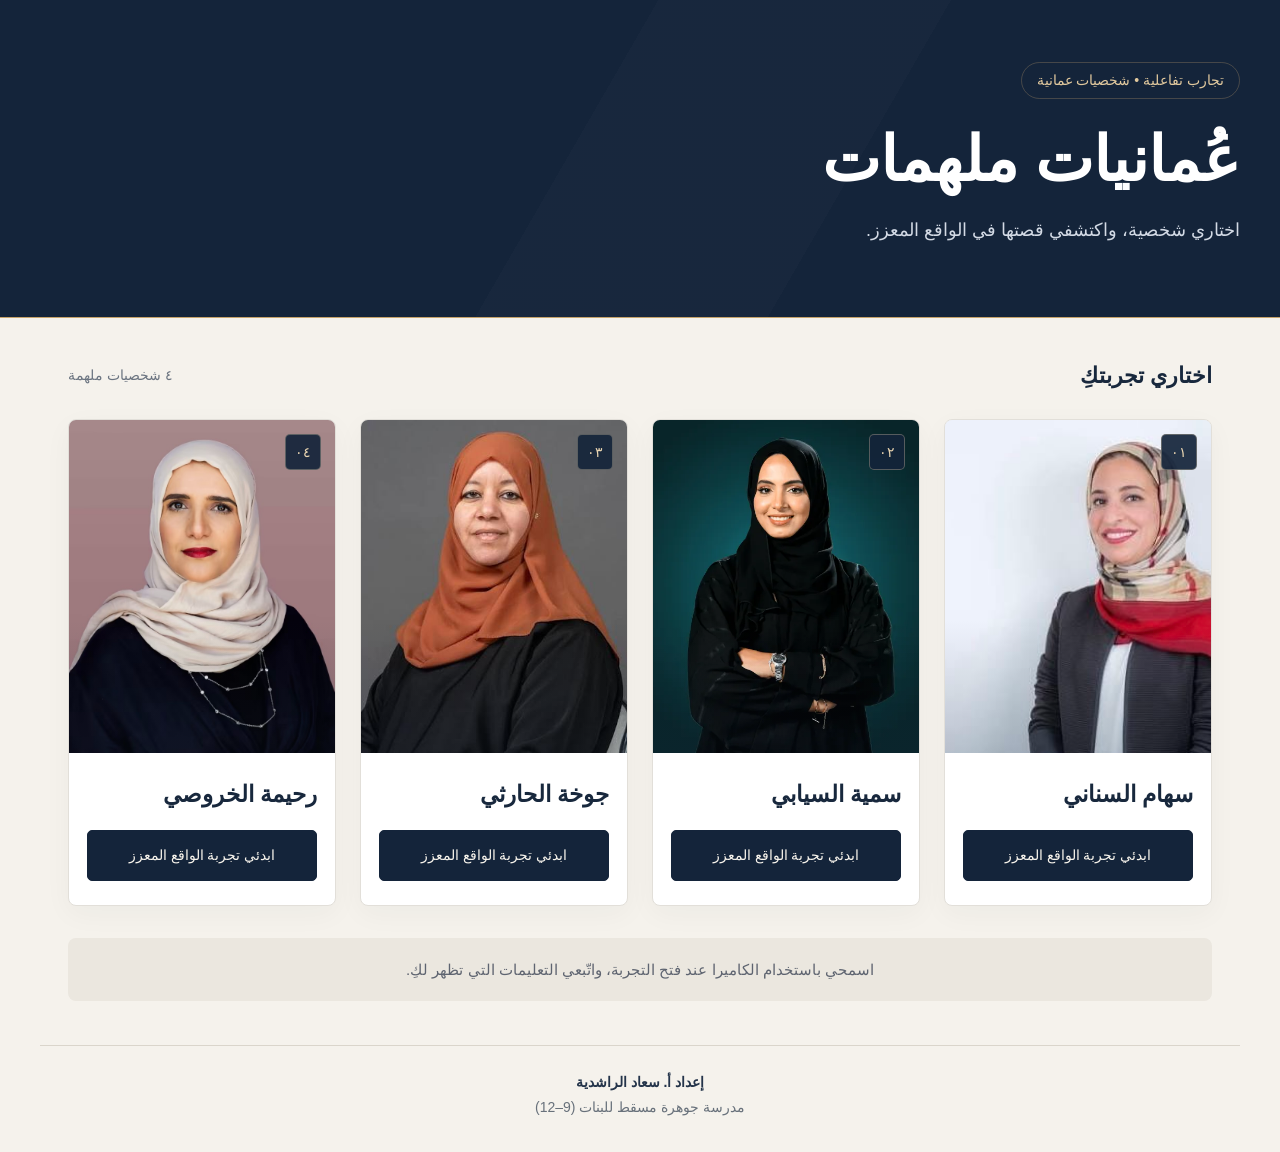
<file: index.html>
<!doctype html><html lang="ar" dir="rtl"><head><meta charset="utf-8"><meta name="viewport" content="width=device-width,initial-scale=1"><meta name="theme-color" content="#14243a"><title>عُمانيات ملهمات | جوهرة مسقط</title><meta name="description" content="اختاري شخصية عمانية واكتشفي قصتها في الواقع المعزز."><link rel="icon" href="data:image/svg+xml,%3Csvg xmlns='http://www.w3.org/2000/svg' viewBox='0 0 32 32'%3E%3Crect width='32' height='32' rx='8' fill='%2314243a'/%3E%3Cpath d='M8 22V10h5v12m6 0V10h5v12' stroke='%23e1b86e' stroke-width='3'/%3E%3C/svg%3E"><style>
*{box-sizing:border-box}html{color-scheme:light}body{margin:0;background:#f5f2ec;color:#18283d;font-family:Tahoma,Arial,sans-serif;font-size:16px;line-height:1.8}header{background:#14243a;color:#fff;position:relative;overflow:hidden;padding:62px 28px 70px;border-bottom:1px solid #c6a36a}header:before{content:"";position:absolute;inset:0;background:linear-gradient(120deg,transparent 45%,#ffffff04 45%,#ffffff04 65%,transparent 65%);pointer-events:none}header .inner,main,footer{max-width:1200px;margin:auto}.inner{position:relative}.label{display:inline-block;margin:0;color:#e2c99e;border:1px solid #a38a6459;padding:5px 15px;border-radius:30px;font-size:14px}h1{font-size:clamp(36px,5vw,62px);font-weight:700;line-height:1.5;margin:14px 0 8px}header p:last-child{margin:0;max-width:580px;color:#d3dae5;font-size:18px}main{padding:38px 28px 44px}.section-title{display:flex;align-items:center;justify-content:space-between;margin-bottom:24px;gap:16px}.section-title h2{font-size:22px;margin:0}.section-title span{font-size:14px;color:#6b7480}.grid{display:grid;grid-template-columns:repeat(4,minmax(0,1fr));gap:24px}.card{display:block;background:#fff;text-decoration:none;color:inherit;border-radius:8px;overflow:hidden;box-shadow:0 8px 28px #17273b0a;border:1px solid #e2dfd9;transition:transform .2s,box-shadow .2s}.card:hover{transform:translateY(-6px);box-shadow:0 18px 34px #17273b18}.card:focus-visible{outline:3px solid #a47537;outline-offset:5px}.photo{position:relative;aspect-ratio:4/5;background:#e7e7e4;overflow:hidden}.photo:after{content:"";position:absolute;bottom:0;right:0;left:0;height:40%;background:linear-gradient(transparent,#12223930);pointer-events:none}.photo img{width:100%;height:100%;object-fit:cover;object-position:center top;display:block;transition:transform .4s}.card:hover img{transform:scale(1.035)}.number{position:absolute;z-index:1;top:14px;right:14px;background:#14243aeb;color:#ead5b1;border:1px solid #ead5b150;border-radius:5px;width:36px;height:36px;display:grid;place-items:center;font-size:14px}.caption{padding:22px 18px 24px;text-align:right}.caption h2{font-size:23px;margin:0 0 16px;line-height:1.7}.action{display:block;background:#14243a;color:#f9f5ed;border:1px solid #14243a;border-radius:5px;padding:12px 8px;text-align:center;font-size:14px;min-height:50px}.card:hover .action{background:#9b753f;border-color:#9b753f}.hint{display:flex;justify-content:center;align-items:center;text-align:center;font-size:15px;margin:32px 0 0;padding:18px;background:#ebe7df;border-radius:8px;color:#5e6470}footer{text-align:center;border-top:1px solid #dad5cb;padding:24px 28px 32px;color:#68717b;font-size:14px}footer strong{color:#24344a}@media(max-width:1000px){.grid{grid-template-columns:repeat(2,minmax(0,1fr))}}@media(max-width:600px){header{padding:34px 20px 40px}header p:last-child{font-size:16px}main{padding:26px 16px 32px}.grid{gap:14px}.caption{padding:16px 10px 18px}.caption h2{font-size:18px;margin-bottom:12px}.action{font-size:14px;padding:10px 6px}.photo{aspect-ratio:3/4}.section-title h2{font-size:20px}.section-title span{font-size:14px}.number{top:10px;right:10px;width:30px;height:30px}.hint{font-size:14px;padding:15px;margin-top:24px}}@media(max-width:350px){.grid{grid-template-columns:1fr}.photo{aspect-ratio:4/5}}@media(prefers-reduced-motion:reduce){.card,.photo img{transition:none}}
</style></head><body><header><div class="inner"><p class="label">تجارب تفاعلية • شخصيات عمانية</p><h1>عُمانيات ملهمات</h1><p>اختاري شخصية، واكتشفي قصتها في الواقع المعزز.</p></div></header><main><div class="section-title"><h2>اختاري تجربتكِ</h2><span>٤ شخصيات ملهمة</span></div><div class="grid"><a class="card" href="https://mywebar.com/p/Project_0_zxtjiikfny" aria-label="ابدئي تجربة سهام السناني"><div class="photo"><img src="[data-uri]" alt="سهام السناني" /><span class="number">٠١</span></div><div class="caption"><h2>سهام السناني</h2><span class="action">ابدئي تجربة الواقع المعزز</span></div></a><a class="card" href="https://mywebar.com/p/Project_1_4cid6xircv" aria-label="ابدئي تجربة سمية السيابي"><div class="photo"><img src="[data-uri]" alt="سمية السيابي" /><span class="number">٠٢</span></div><div class="caption"><h2>سمية السيابي</h2><span class="action">ابدئي تجربة الواقع المعزز</span></div></a><a class="card" href="https://mywebar.com/p/Project_0_gwc1oy5pjz" aria-label="ابدئي تجربة جوخة الحارثي"><div class="photo"><img src="[data-uri]" alt="جوخة الحارثي" /><span class="number">٠٣</span></div><div class="caption"><h2>جوخة الحارثي</h2><span class="action">ابدئي تجربة الواقع المعزز</span></div></a><a class="card" href="https://mywebar.com/p/Project_1_fvou0y7xce" aria-label="ابدئي تجربة رحيمة الخروصي"><div class="photo"><img src="[data-uri]" alt="رحيمة الخروصي" /><span class="number">٠٤</span></div><div class="caption"><h2>رحيمة الخروصي</h2><span class="action">ابدئي تجربة الواقع المعزز</span></div></a></div><p class="hint">اسمحي باستخدام الكاميرا عند فتح التجربة، واتّبعي التعليمات التي تظهر لكِ.</p></main><footer><strong>إعداد أ. سعاد الراشدية</strong><br>مدرسة جوهرة مسقط للبنات (9–12)</footer></body></html>
</file>
